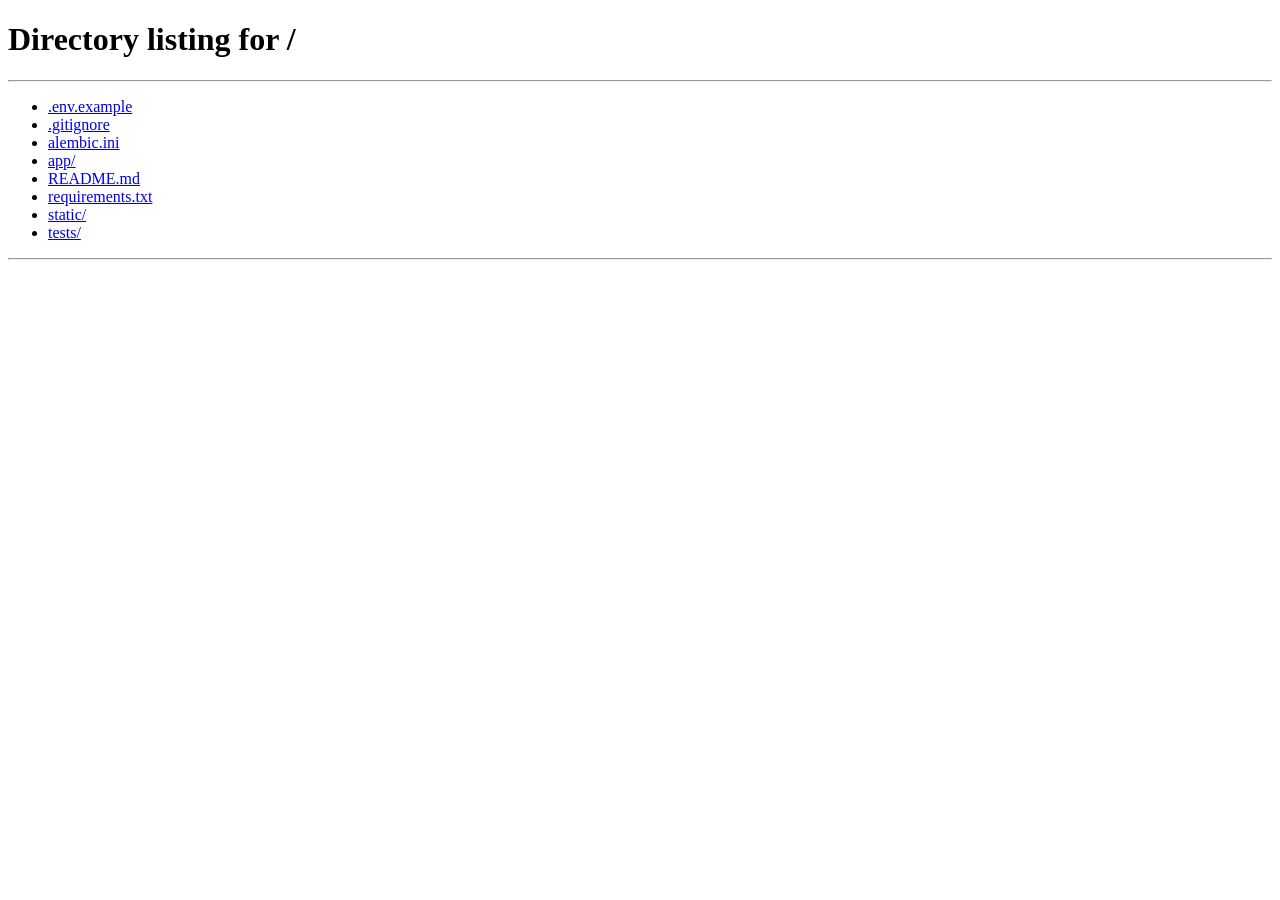
<file: static/login.html>
<!doctype html>
<html lang="en">
<head>
  <meta charset="utf-8" />
  <meta http-equiv="refresh" content="0; url=/" />
  <title>Redirecting…</title>
</head>
<body>
  <p>Redirecting to <a href="/">login</a>…</p>
</body>
</html>
</file>
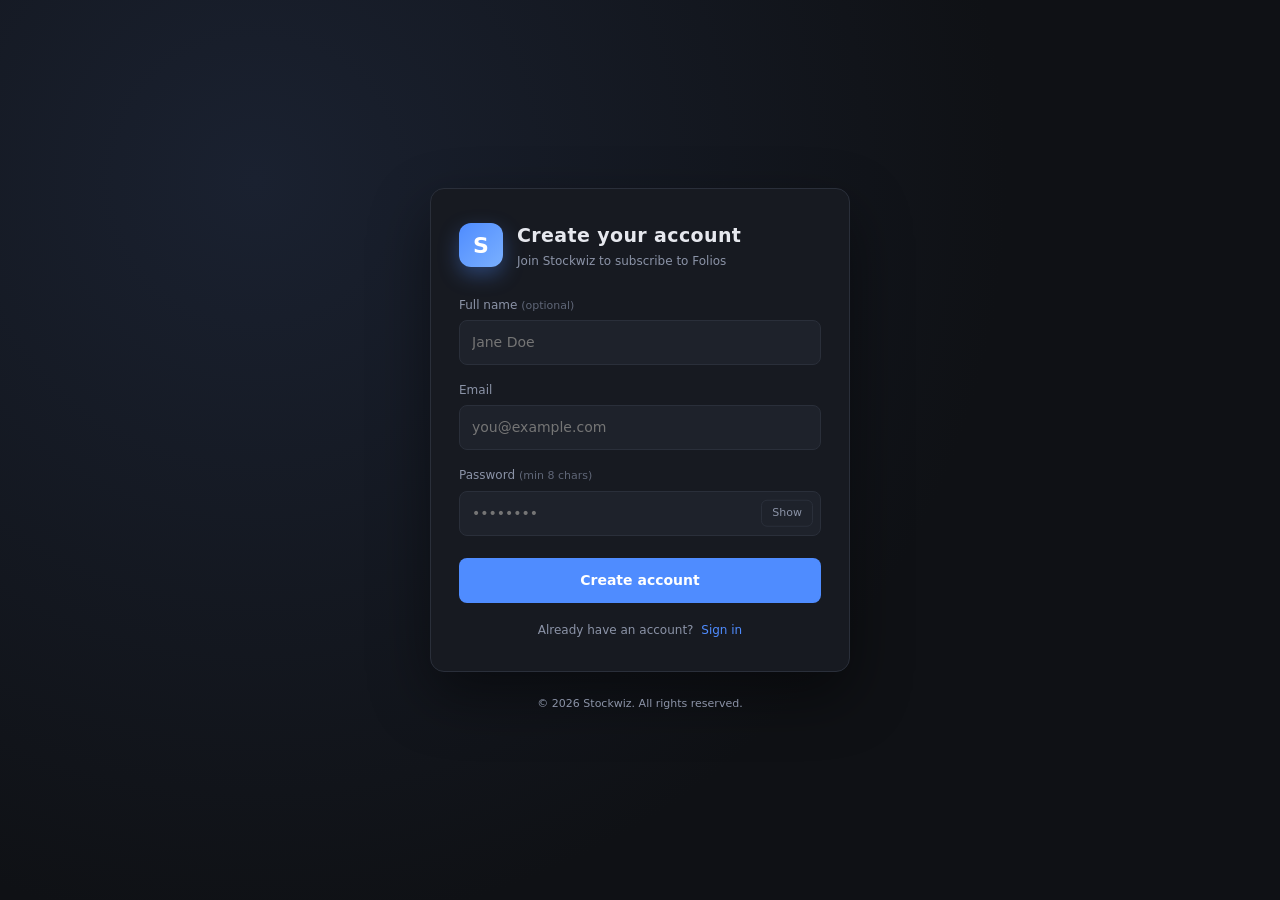
<file: static/register.html>
<!doctype html>
<html lang="en">
<head>
  <meta charset="utf-8" />
  <meta name="viewport" content="width=device-width, initial-scale=1" />
  <title>Stockwiz — Create Account</title>
  <link rel="icon" href="data:," />
  <link rel="stylesheet" href="/static/css/login.css" />
</head>
<body class="auth-body">
  <main class="auth-shell">
    <section class="auth-card">
      <header class="auth-brand">
        <div class="auth-logo">S</div>
        <div>
          <h1>Create your account</h1>
          <p class="auth-tagline">Join Stockwiz to subscribe to Folios</p>
        </div>
      </header>

      <form id="registerForm" class="auth-form" novalidate>
        <label for="fullName">Full name <span class="opt">(optional)</span></label>
        <input id="fullName" name="fullName" type="text"
               autocomplete="name" maxlength="120" placeholder="Jane Doe" />

        <label for="email">Email</label>
        <input id="email" name="email" type="email" autocomplete="email"
               required placeholder="you@example.com" />

        <label for="password">Password <span class="opt">(min 8 chars)</span></label>
        <div class="password-wrap">
          <input id="password" name="password" type="password"
                 autocomplete="new-password" required minlength="8"
                 placeholder="••••••••" />
          <button type="button" id="togglePassword" class="ghost-btn"
                  aria-label="Show password">Show</button>
        </div>

        <div id="errorBox" class="auth-error" hidden></div>

        <button type="submit" id="registerBtn" class="primary-btn">
          <span class="btn-label">Create account</span>
          <span class="btn-spinner" hidden></span>
        </button>

        <p class="auth-foot">
          Already have an account?
          <a href="/">Sign in</a>
        </p>
      </form>
    </section>

    <footer class="auth-copy">
      &copy; <span id="year"></span> Stockwiz. All rights reserved.
    </footer>
  </main>

  <script src="/static/js/common.js"></script>
  <script src="/static/js/login.js"></script>
</body>
</html>
</file>
<file: static/css/login.css>
:root {
  --bg: #0f1115;
  --panel: #171a21;
  --panel-2: #1e222b;
  --border: #2a2f3a;
  --text: #e6e8ee;
  --muted: #8b93a7;
  --accent: #4f8cff;
  --sell: #ff6b6b;
}

* { box-sizing: border-box; }

.auth-body {
  margin: 0;
  min-height: 100vh;
  background: radial-gradient(circle at 20% 20%, #1a2130 0%, #0f1115 60%);
  color: var(--text);
  font: 14px/1.5 ui-sans-serif, system-ui, -apple-system, "Segoe UI", sans-serif;
}

.auth-shell {
  min-height: 100vh;
  display: flex;
  flex-direction: column;
  align-items: center;
  justify-content: center;
  padding: 32px 20px;
}

.auth-card {
  width: 100%;
  max-width: 420px;
  background: var(--panel);
  border: 1px solid var(--border);
  border-radius: 14px;
  padding: 32px 28px;
  box-shadow: 0 24px 60px rgba(0, 0, 0, .45);
}

.auth-brand {
  display: flex;
  align-items: center;
  gap: 14px;
  margin-bottom: 26px;
}
.auth-logo {
  width: 44px;
  height: 44px;
  border-radius: 12px;
  background: linear-gradient(135deg, var(--accent), #7ab0ff);
  color: #fff;
  font-size: 22px;
  font-weight: 700;
  display: grid;
  place-items: center;
  box-shadow: 0 8px 20px rgba(79, 140, 255, .35);
}
.auth-brand h1 {
  margin: 0;
  font-size: 19px;
  letter-spacing: .02em;
}
.auth-tagline {
  margin: 2px 0 0;
  font-size: 12px;
  color: var(--muted);
}

.auth-form label {
  display: block;
  font-size: 12px;
  color: var(--muted);
  margin: 16px 0 6px;
}
.auth-form .opt {
  color: #5f6677;
  font-size: 11px;
}
.auth-form input {
  width: 100%;
  padding: 11px 12px;
  font: inherit;
  background: var(--panel-2);
  color: var(--text);
  border: 1px solid var(--border);
  border-radius: 8px;
  transition: border-color .15s, box-shadow .15s;
}
.auth-form input:focus {
  outline: none;
  border-color: var(--accent);
  box-shadow: 0 0 0 3px rgba(79, 140, 255, .18);
}

.password-wrap { position: relative; }
.password-wrap input { padding-right: 64px; }
.ghost-btn {
  background: transparent;
  border: 1px solid var(--border);
  color: var(--muted);
  padding: 4px 10px;
  font-size: 11px;
  border-radius: 6px;
  cursor: pointer;
  font: inherit;
  font-size: 11px;
}
.ghost-btn:hover { color: var(--text); border-color: var(--accent); }
.password-wrap .ghost-btn {
  position: absolute;
  top: 50%;
  right: 8px;
  transform: translateY(-50%);
}

.primary-btn {
  width: 100%;
  margin-top: 22px;
  padding: 12px;
  background: var(--accent);
  color: #fff;
  border: none;
  border-radius: 8px;
  font: inherit;
  font-weight: 600;
  cursor: pointer;
  display: inline-flex;
  align-items: center;
  justify-content: center;
  gap: 8px;
}
.primary-btn:hover { filter: brightness(1.08); }
.primary-btn:disabled { opacity: .65; cursor: not-allowed; }

.btn-spinner {
  width: 14px;
  height: 14px;
  border-radius: 50%;
  border: 2px solid rgba(255, 255, 255, .35);
  border-top-color: #fff;
  animation: spin .7s linear infinite;
}
@keyframes spin { to { transform: rotate(360deg); } }

.auth-error {
  margin-top: 16px;
  padding: 10px 12px;
  font-size: 13px;
  border: 1px solid var(--sell);
  border-radius: 8px;
  color: #ffd2d2;
  background: rgba(255, 107, 107, .08);
  white-space: pre-wrap;
}

.auth-foot {
  margin: 18px 0 0;
  text-align: center;
  font-size: 12px;
  color: var(--muted);
}
.auth-foot a {
  color: var(--accent);
  text-decoration: none;
  margin-left: 4px;
}
.auth-foot a:hover { text-decoration: underline; }

.auth-copy {
  margin-top: 24px;
  font-size: 11px;
  color: var(--muted);
}

@media (max-width: 480px) {
  .auth-card { padding: 24px 20px; border-radius: 12px; }
  .auth-brand h1 { font-size: 17px; }
}
</file>
